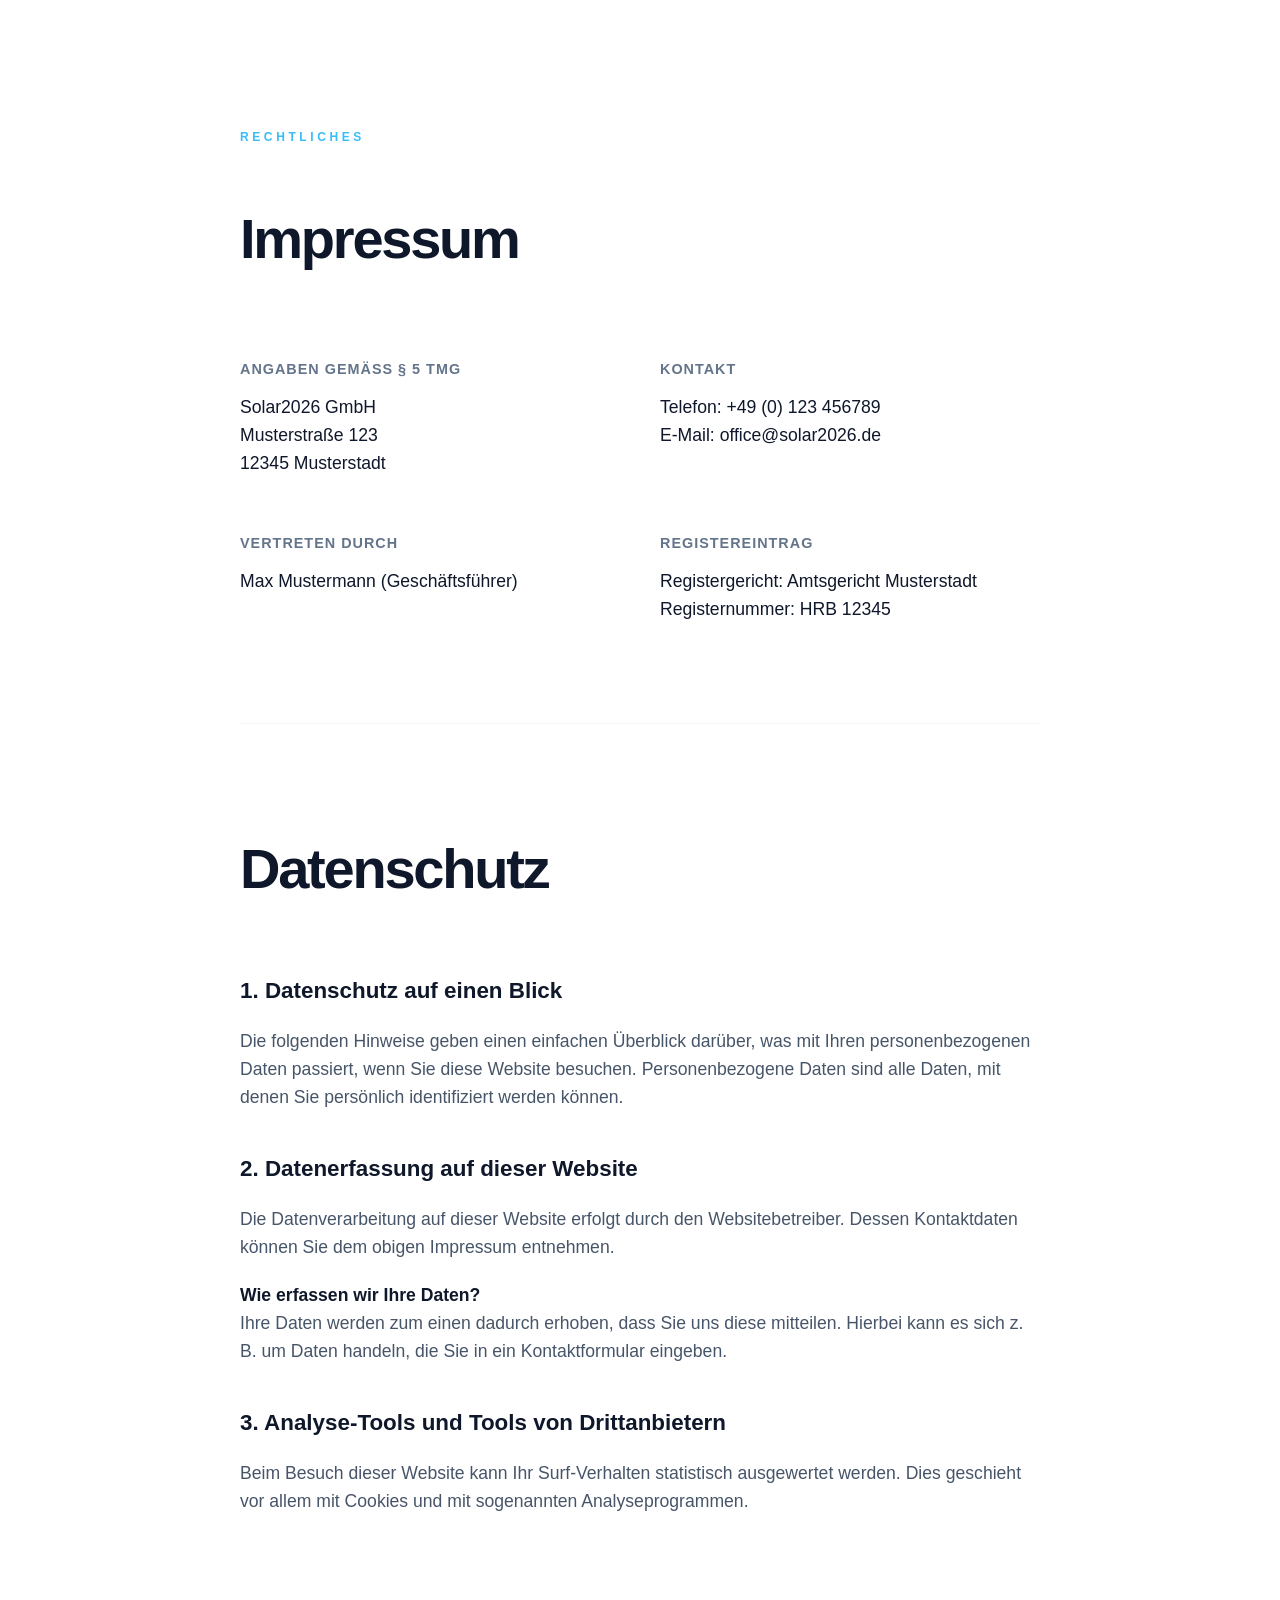
<file: rechtliches.html>
<!DOCTYPE html>
<html lang="en">
<head>
    <meta charset="UTF-8">
    <meta name="viewport" content="width=device-width, initial-scale=1.0">
    <title>Document</title>
    <link rel="stylesheet" href="styleforrechtliches.css">
</head>
<body>
    


    <section class="legal-section">
    <div class="legal-wrapper">
        
        <div class="legal-block">
            <span class="legal-eyebrow">Rechtliches</span>
            <h1 class="legal-title">Impressum</h1>
            
            <div class="legal-grid">
                <div class="legal-item">
                    <h3>Angaben gemäß § 5 TMG</h3>
                    <p>
                        Solar2026 GmbH<br>
                        Musterstraße 123<br>
                        12345 Musterstadt
                    </p>
                </div>

                <div class="legal-item">
                    <h3>Kontakt</h3>
                    <p>
                        Telefon: +49 (0) 123 456789<br>
                        E-Mail: office@solar2026.de
                    </p>
                </div>

                <div class="legal-item">
                    <h3>Vertreten durch</h3>
                    <p>Max Mustermann (Geschäftsführer)</p>
                </div>

                <div class="legal-item">
                    <h3>Registereintrag</h3>
                    <p>
                        Registergericht: Amtsgericht Musterstadt<br>
                        Registernummer: HRB 12345
                    </p>
                </div>
            </div>
        </div>

        <hr class="legal-divider">

        <div class="legal-block">
            <h1 class="legal-title">Datenschutz</h1>
            
            <div class="legal-text">
                <h3>1. Datenschutz auf einen Blick</h3>
                <p>Die folgenden Hinweise geben einen einfachen Überblick darüber, was mit Ihren personenbezogenen Daten passiert, wenn Sie diese Website besuchen. Personenbezogene Daten sind alle Daten, mit denen Sie persönlich identifiziert werden können.</p>
                
                <h3>2. Datenerfassung auf dieser Website</h3>
                <p>Die Datenverarbeitung auf dieser Website erfolgt durch den Websitebetreiber. Dessen Kontaktdaten können Sie dem obigen Impressum entnehmen.</p>
                
                <p><strong>Wie erfassen wir Ihre Daten?</strong><br>
                Ihre Daten werden zum einen dadurch erhoben, dass Sie uns diese mitteilen. Hierbei kann es sich z. B. um Daten handeln, die Sie in ein Kontaktformular eingeben.</p>
                
                <h3>3. Analyse-Tools und Tools von Drittanbietern</h3>
                <p>Beim Besuch dieser Website kann Ihr Surf-Verhalten statistisch ausgewertet werden. Dies geschieht vor allem mit Cookies und mit sogenannten Analyseprogrammen.</p>
            </div>
        </div>

    </div>
</section>
</body>
</html>
</file>
<file: styleforrechtliches.css>
.legal-section {
    padding: clamp(80px, 10vw, 120px) 24px;
    background-color: #ffffff;
    font-family: 'Inter', sans-serif;
    color: #0f172a;
    line-height: 1.6;
}

.legal-wrapper {
    max-width: 800px; /* Schmaler für bessere Lesbarkeit von Fließtext */
    margin: 0 auto;
}

.legal-eyebrow {
    font-size: 0.75rem;
    font-weight: 800;
    text-transform: uppercase;
    letter-spacing: 0.3em;
    color: #38bdf8;
    display: block;
    margin-bottom: 16px;
}

.legal-title {
    font-size: clamp(2.5rem, 5vw, 3.5rem);
    font-weight: 900;
    letter-spacing: -0.04em;
    margin-bottom: 60px;
}

.legal-grid {
    display: grid;
    grid-template-columns: repeat(auto-fit, minmax(250px, 1fr));
    gap: 40px;
    margin-bottom: 80px;
}

.legal-item h3 {
    font-size: 0.9rem;
    font-weight: 800;
    text-transform: uppercase;
    letter-spacing: 1px;
    margin-bottom: 12px;
    color: #64748b;
}

.legal-item p {
    font-size: 1.1rem;
    margin: 0;
}

.legal-divider {
    border: 0;
    height: 1px;
    background: #f1f5f9;
    margin: 100px 0;
}

.legal-text h3 {
    font-size: 1.4rem;
    font-weight: 800;
    margin-top: 40px;
    margin-bottom: 15px;
}

.legal-text p {
    font-size: 1.1rem;
    color: #475569;
    margin-bottom: 20px;
}

.legal-text strong {
    color: #0f172a;
}

@media (max-width: 600px) {
    .legal-title { font-size: 2.2rem; }
    .legal-grid { grid-template-columns: 1fr; }
}
</file>
